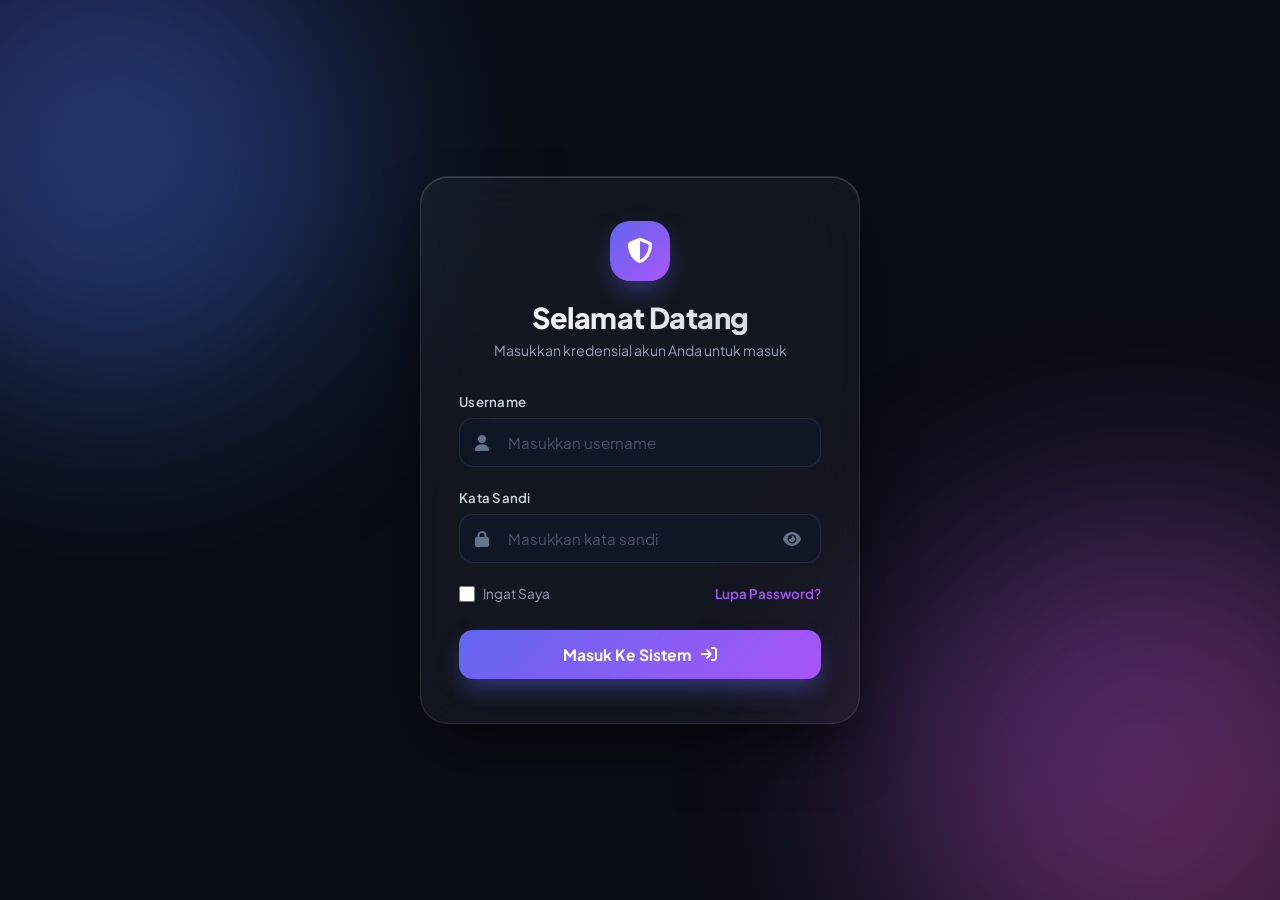
<file: dashboard/login.html>
<!DOCTYPE html>
<html lang="id">
<head>
    <meta charset="UTF-8">
    <meta name="viewport" content="width=device-width, initial-scale=1.0">
    <title>Masuk - Panel Sistem</title>
    <!-- Google Fonts & FontAwesome Icons -->
    <link href="https://fonts.googleapis.com/css2?family=Plus+Jakarta+Sans:wght@300;400;500;600;700;800&display=swap" rel="stylesheet">
    <link rel="stylesheet" href="https://cdnjs.cloudflare.com/ajax/libs/font-awesome/6.4.0/css/all.min.css">
    
    <style>
        :root {
            --primary: #6366f1;
            --primary-hover: #4f46e5;
            --accent: #a855f7;
            --bg-dark: #090d16;
            --card-bg: rgba(255, 255, 255, 0.04);
            --card-border: rgba(255, 255, 255, 0.1);
            --text-main: #f8fafc;
            --text-muted: #94a3b8;
            --error: #f43f5e;
            --success: #10b981;
        }

        * {
            margin: 0;
            padding: 0;
            box-sizing: border-box;
            font-family: 'Plus Jakarta Sans', sans-serif;
        }

        body {
            min-height: 100vh;
            display: flex;
            align-items: center;
            justify-content: center;
            background: var(--bg-dark);
            color: var(--text-main);
            overflow-x: hidden;
            position: relative;
            padding: 20px;
        }

        /* Ambient Glowing Background */
        .ambient-light {
            position: fixed;
            inset: 0;
            overflow: hidden;
            pointer-events: none;
            z-index: 0;
        }

        .blob {
            position: absolute;
            border-radius: 50%;
            filter: blur(110px);
            opacity: 0.4;
            animation: pulseGlow 12s infinite alternate ease-in-out;
        }

        .blob-1 {
            width: 480px;
            height: 480px;
            background: linear-gradient(135deg, var(--primary), #3b82f6);
            top: -10%;
            left: -10%;
        }

        .blob-2 {
            width: 520px;
            height: 520px;
            background: linear-gradient(135deg, var(--accent), #ec4899);
            bottom: -15%;
            right: -10%;
            animation-delay: -6s;
        }

        @keyframes pulseGlow {
            0% { transform: scale(1) translate(0, 0); }
            100% { transform: scale(1.15) translate(40px, -30px); }
        }

        /* Main Container */
        .wrapper {
            position: relative;
            width: 100%;
            max-width: 440px;
            z-index: 10;
        }

        .glass-card {
            background: var(--card-bg);
            backdrop-filter: blur(28px);
            -webkit-backdrop-filter: blur(28px);
            border: 1px solid var(--card-border);
            border-radius: 28px;
            padding: 44px 38px;
            box-shadow: 0 30px 60px -12px rgba(0, 0, 0, 0.65),
                        inset 0 1px 0 rgba(255, 255, 255, 0.18);
            transition: transform 0.3s ease, opacity 0.3s ease;
        }

        .glass-card.shake {
            animation: shake 0.5s cubic-bezier(.36,.07,.19,.97) both;
        }

        @keyframes shake {
            10%, 90% { transform: translate3d(-2px, 0, 0); }
            20%, 80% { transform: translate3d(4px, 0, 0); }
            30%, 50%, 70% { transform: translate3d(-8px, 0, 0); }
            40%, 60% { transform: translate3d(8px, 0, 0); }
        }

        /* Header Logo & Title */
        .brand-header {
            text-align: center;
            margin-bottom: 34px;
        }

        .brand-logo {
            width: 60px;
            height: 60px;
            background: linear-gradient(135deg, var(--primary), var(--accent));
            border-radius: 20px;
            display: inline-flex;
            align-items: center;
            justify-content: center;
            font-size: 1.6rem;
            color: #fff;
            box-shadow: 0 12px 28px -6px rgba(99, 102, 241, 0.5);
            margin-bottom: 18px;
        }

        .brand-header h1 {
            font-size: 1.8rem;
            font-weight: 800;
            letter-spacing: -0.02em;
            background: linear-gradient(to right, #ffffff, #cbd5e1);
            -webkit-background-clip: text;
            -webkit-text-fill-color: transparent;
        }

        .brand-header p {
            color: var(--text-muted);
            font-size: 0.875rem;
            margin-top: 6px;
        }

        .form-group {
            margin-bottom: 22px;
        }

        .form-group label {
            display: block;
            font-size: 0.825rem;
            font-weight: 600;
            color: #cbd5e1;
            margin-bottom: 8px;
            letter-spacing: 0.02em;
        }

        .input-wrapper {
            position: relative;
            display: flex;
            align-items: center;
        }

        .input-wrapper i.field-icon {
            position: absolute;
            left: 16px;
            color: #64748b;
            font-size: 1rem;
            transition: color 0.3s ease;
        }

        .input-wrapper input {
            width: 100%;
            padding: 14px 16px 14px 48px;
            background: rgba(15, 23, 42, 0.65);
            border: 1.5px solid rgba(255, 255, 255, 0.08);
            border-radius: 14px;
            color: var(--text-main);
            font-size: 0.95rem;
            outline: none;
            transition: all 0.3s cubic-bezier(0.4, 0, 0.2, 1);
        }

        .input-wrapper input::placeholder {
            color: #475569;
        }

        .input-wrapper input:focus {
            border-color: var(--primary);
            background: rgba(15, 23, 42, 0.85);
            box-shadow: 0 0 0 4px rgba(99, 102, 241, 0.22);
        }

        .input-wrapper input:focus ~ i.field-icon {
            color: var(--primary);
        }

        .toggle-password {
            position: absolute;
            right: 16px;
            color: #64748b;
            cursor: pointer;
            padding: 4px;
            transition: color 0.3s ease;
        }

        .toggle-password:hover {
            color: var(--text-main);
        }

        /* Checkbox & Links */
        .form-actions {
            display: flex;
            align-items: center;
            justify-content: space-between;
            margin-bottom: 28px;
            font-size: 0.85rem;
        }

        .remember-checkbox {
            display: flex;
            align-items: center;
            gap: 8px;
            cursor: pointer;
            color: var(--text-muted);
            user-select: none;
        }

        .remember-checkbox input[type="checkbox"] {
            accent-color: var(--primary);
            width: 16px;
            height: 16px;
            border-radius: 4px;
            cursor: pointer;
        }

        .btn-link {
            background: none;
            border: none;
            color: var(--accent);
            font-weight: 600;
            cursor: pointer;
            text-decoration: none;
            transition: color 0.3s ease;
        }

        .btn-link:hover {
            color: #c084fc;
            text-decoration: underline;
        }

        .btn-submit {
            width: 100%;
            padding: 15px;
            background: linear-gradient(135deg, var(--primary) 0%, var(--accent) 100%);
            border: none;
            border-radius: 14px;
            color: #ffffff;
            font-size: 0.975rem;
            font-weight: 700;
            cursor: pointer;
            box-shadow: 0 12px 24px -6px rgba(99, 102, 241, 0.5);
            transition: all 0.3s ease;
            display: flex;
            align-items: center;
            justify-content: center;
            gap: 10px;
            position: relative;
        }

        .btn-submit:hover {
            transform: translateY(-2px);
            box-shadow: 0 18px 32px -6px rgba(168, 85, 247, 0.6);
        }

        .btn-submit:active {
            transform: translateY(0);
        }

        .btn-submit:disabled {
            opacity: 0.8;
            cursor: not-allowed;
            transform: none;
        }

        .spinner {
            display: none;
            width: 20px;
            height: 20px;
            border: 2.5px solid rgba(255, 255, 255, 0.3);
            border-radius: 50%;
            border-top-color: #ffffff;
            animation: spin 0.8s linear infinite;
        }

        @keyframes spin {
            to { transform: rotate(360deg); }
        }

        /* Toast Notifications */
        .toast-container {
            position: fixed;
            top: 24px;
            right: 24px;
            z-index: 999;
            display: flex;
            flex-direction: column;
            gap: 10px;
        }

        .toast {
            min-width: 320px;
            padding: 14px 18px;
            border-radius: 14px;
            background: rgba(15, 23, 42, 0.92);
            border-left: 4px solid var(--primary);
            color: var(--text-main);
            box-shadow: 0 15px 30px rgba(0, 0, 0, 0.5);
            display: flex;
            align-items: center;
            gap: 12px;
            backdrop-filter: blur(12px);
            animation: slideInRight 0.3s cubic-bezier(0.16, 1, 0.3, 1) forwards;
            font-size: 0.875rem;
        }

        .toast.success { border-color: var(--success); }
        .toast.success i { color: var(--success); }

        .toast.error { border-color: var(--error); }
        .toast.error i { color: var(--error); }

        @keyframes slideInRight {
            from { transform: translateX(100%); opacity: 0; }
            to { transform: translateX(0); opacity: 1; }
        }

        @keyframes fadeOutRight {
            to { transform: translateX(100%); opacity: 0; opacity: 0; }
        }

        /* Modal Info Lupa Password */
        .modal-overlay {
            position: fixed;
            inset: 0;
            background: rgba(0, 0, 0, 0.75);
            backdrop-filter: blur(8px);
            display: flex;
            align-items: center;
            justify-content: center;
            z-index: 100;
            opacity: 0;
            pointer-events: none;
            transition: all 0.3s ease;
        }

        .modal-overlay.active {
            opacity: 1;
            pointer-events: auto;
        }

        .modal-box {
            background: #0f172a;
            border: 1px solid var(--card-border);
            border-radius: 22px;
            padding: 28px;
            width: 90%;
            max-width: 380px;
            text-align: center;
            transform: scale(0.85);
            transition: transform 0.3s cubic-bezier(0.16, 1, 0.3, 1);
        }

        .modal-overlay.active .modal-box {
            transform: scale(1);
        }

        .modal-icon {
            width: 52px;
            height: 52px;
            background: rgba(99, 102, 241, 0.15);
            color: var(--primary);
            border-radius: 50%;
            display: inline-flex;
            align-items: center;
            justify-content: center;
            font-size: 1.4rem;
            margin-bottom: 14px;
        }

        .modal-box h3 {
            font-size: 1.2rem;
            margin-bottom: 8px;
        }

        .modal-box p {
            font-size: 0.85rem;
            color: var(--text-muted);
            line-height: 1.5;
            margin-bottom: 20px;
        }

        .btn-modal-close {
            width: 100%;
            padding: 12px;
            background: var(--primary);
            border: none;
            border-radius: 10px;
            color: white;
            font-weight: 600;
            cursor: pointer;
        }
    </style>
</head>
<body>

    <!-- Floating Light Background -->
    <div class="ambient-light">
        <div class="blob blob-1"></div>
        <div class="blob blob-2"></div>
    </div>

    <!-- Toast Notification Holder -->
    <div id="toastContainer" class="toast-container"></div>

    <div class="wrapper">
        <div id="loginCard" class="glass-card">
            <div class="brand-header">
                <div class="brand-logo">
                    <i class="fa-solid fa-shield-halved"></i>
                </div>
                <h1>Selamat Datang</h1>
                <p>Masukkan kredensial akun Anda untuk masuk</p>
            </div>

            <form id="loginForm" onsubmit="handleLogin(event)">
                <div class="form-group">
                    <label for="username">Username</label>
                    <div class="input-wrapper">
                        <input type="text" id="username" placeholder="Masukkan username" autocomplete="username" required>
                        <i class="fa-solid fa-user field-icon"></i>
                    </div>
                </div>

                <div class="form-group">
                    <label for="password">Kata Sandi</label>
                    <div class="input-wrapper">
                        <input type="password" id="password" placeholder="Masukkan kata sandi" autocomplete="current-password" required>
                        <i class="fa-solid fa-lock field-icon"></i>
                        <i class="fa-solid fa-eye toggle-password" onclick="togglePasswordVisibility('password', this)" title="Tampilkan Kata Sandi"></i>
                    </div>
                </div>

                <div class="form-actions">
                    <label class="remember-checkbox">
                        <input type="checkbox" id="rememberMe">
                        <span>Ingat Saya</span>
                    </label>
                    <button type="button" class="btn-link" onclick="openForgotModal()">Lupa Password?</button>
                </div>

                <button type="submit" id="btnSubmit" class="btn-submit">
                    <span id="btnText">Masuk Ke Sistem</span>
                    <i id="btnIcon" class="fa-solid fa-arrow-right-to-bracket"></i>
                    <div id="btnSpinner" class="spinner"></div>
                </button>
            </form>
        </div>
    </div>

    <!-- Modal Lupa Password -->
    <div id="forgotModal" class="modal-overlay">
        <div class="modal-box">
            <div class="modal-icon">
                <i class="fa-solid fa-key"></i>
            </div>
            <h3>Lupa Password?</h3>
            <p>Silakan hubungi administrator sistem Anda untuk melakukan reset kata sandi akun ini.</p>
            <button class="btn-modal-close" onclick="closeForgotModal()">Tutup</button>
        </div>
    </div>

    <script>
        // Kredensial Valid
        const VALID_USER = "admin";
        const VALID_PASS = "admin123";

        // Auto load username dari LocalStorage jika "Ingat Saya" dicentang sebelumnya
        window.addEventListener('DOMContentLoaded', () => {
            const savedUser = localStorage.getItem('remembered_user');
            if (savedUser) {
                document.getElementById('username').value = savedUser;
                document.getElementById('rememberMe').checked = true;
                document.getElementById('password').focus();
            }
        });

        // Toggle Tampilkan / Sembunyikan Password
        function togglePasswordVisibility(fieldId, iconElem) {
            const field = document.getElementById(fieldId);
            if (field.type === 'password') {
                field.type = 'text';
                iconElem.classList.remove('fa-eye');
                iconElem.classList.add('fa-eye-slash');
            } else {
                field.type = 'password';
                iconElem.classList.remove('fa-eye-slash');
                iconElem.classList.add('fa-eye');
            }
        }

        // Toast Notification System
        function showToast(message, type = 'success') {
            const container = document.getElementById('toastContainer');
            const toast = document.createElement('div');
            toast.className = `toast ${type}`;
            
            const icon = type === 'success' ? 'fa-circle-check' : 'fa-circle-exclamation';
            
            toast.innerHTML = `
                <i class="fa-solid ${icon}"></i>
                <span>${message}</span>
            `;

            container.appendChild(toast);

            setTimeout(() => {
                toast.style.animation = 'fadeOutRight 0.3s ease forwards';
                setTimeout(() => toast.remove(), 300);
            }, 3200);
        }

        // Fungsi Redirect ke Dashboard Utama User
        function redirectToDashboard() {
            // =========================================================================
            // PETUNJUK INTEGRASI DASHBOARD:
            // Jika file dashboard Anda berada di file terpisah (misal 'dashboard.html' 
            // atau '/admin/index.html'), ganti URL di bawah ini:
            // =========================================================================
            window.location.href = "dashboard.html"; 
        }

        // Handle Form Submission / Login
        function handleLogin(event) {
            event.preventDefault();
            
            const usernameInput = document.getElementById('username').value.trim();
            const passwordInput = document.getElementById('password').value.trim();
            const rememberMe = document.getElementById('rememberMe').checked;
            
            const loginCard = document.getElementById('loginCard');
            const btnSubmit = document.getElementById('btnSubmit');
            const btnText = document.getElementById('btnText');
            const btnIcon = document.getElementById('btnIcon');
            const btnSpinner = document.getElementById('btnSpinner');

            // Set state loading pada tombol
            btnSubmit.disabled = true;
            btnText.innerText = 'Memverifikasi...';
            btnIcon.style.display = 'none';
            btnSpinner.style.display = 'block';

            setTimeout(() => {
                // Autentikasi Credential
                if (usernameInput === VALID_USER && passwordInput === VALID_PASS) {
                    // Simpan status login di Session Storage
                    sessionStorage.setItem('isLoggedIn', 'true');
                    sessionStorage.setItem('username', usernameInput);

                    // Simpan / hapus Ingat Saya
                    if (rememberMe) {
                        localStorage.setItem('remembered_user', usernameInput);
                    } else {
                        localStorage.removeItem('remembered_user');
                    }

                    showToast('Login berhasil! Mengalihkan ke dashboard...', 'success');

                    // Panggil redirect ke dashboard
                    setTimeout(() => {
                        redirectToDashboard();
                    }, 1000);

                } else {
                    // Kembalikan tombol ke keadaan semula
                    btnSubmit.disabled = false;
                    btnText.innerText = 'Masuk Ke Sistem';
                    btnIcon.style.display = 'inline-block';
                    btnSpinner.style.display = 'none';

                    // Tampilkan pesan error & animasi shake
                    showToast('Username atau password salah!', 'error');
                    loginCard.classList.add('shake');
                    
                    // Reset input password & fokuskan
                    const passwordField = document.getElementById('password');
                    passwordField.value = '';
                    passwordField.focus();

                    setTimeout(() => {
                        loginCard.classList.remove('shake');
                    }, 500);
                }
            }, 800); // Penundaan simulasi server
        }

        // Modal Handlers
        function openForgotModal() {
            document.getElementById('forgotModal').classList.add('active');
        }

        function closeForgotModal() {
            document.getElementById('forgotModal').classList.remove('active');
        }
    </script>
</body>
</html>
</file>
